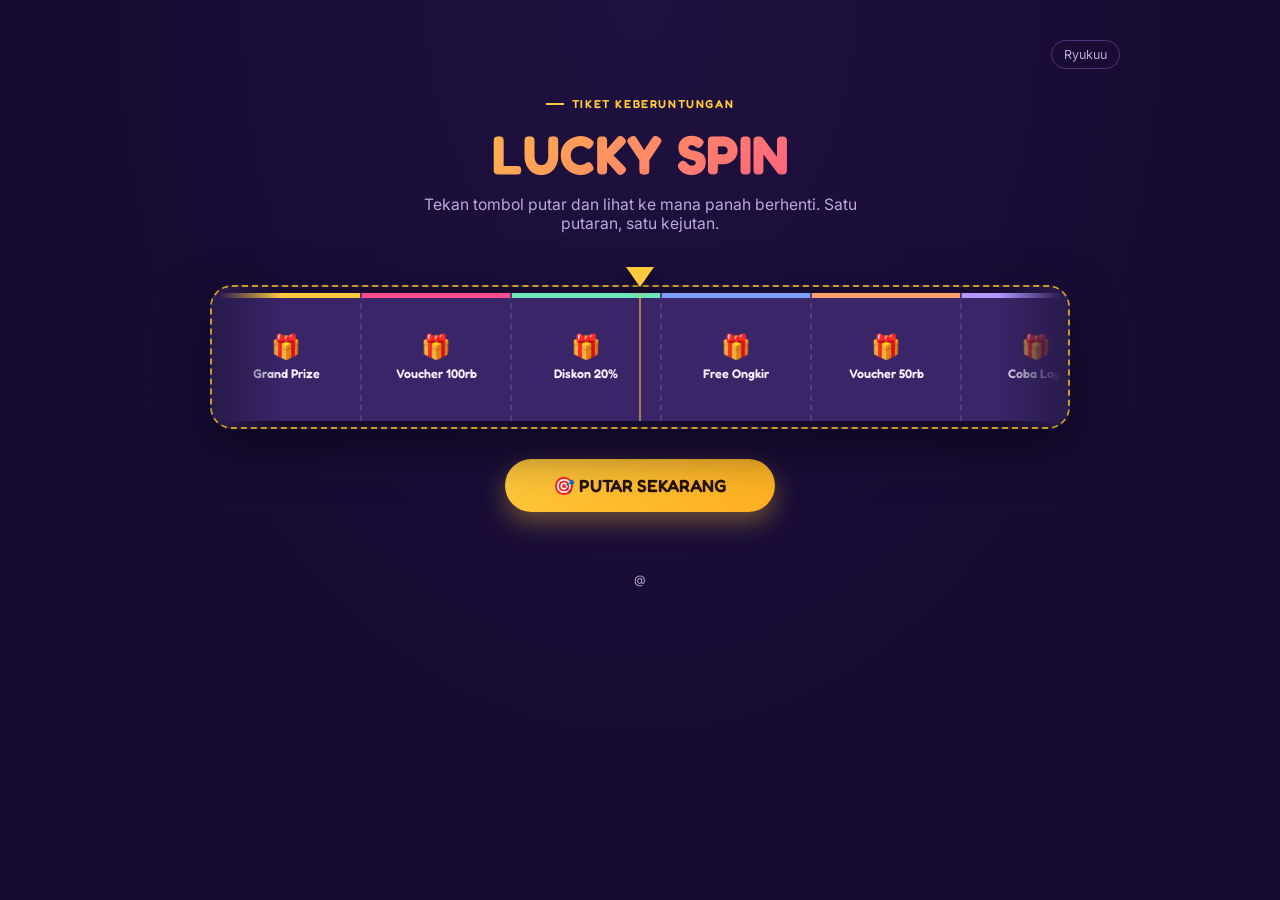
<file: index.html>
<!DOCTYPE html>
<html lang="id">
<head>
<meta charset="UTF-8">
<meta name="viewport" content="width=device-width, initial-scale=1.0">
<title>Lucky Spin — Putar &amp; Menangkan Hadiah</title>
<link rel="preconnect" href="https://fonts.googleapis.com">
<link href="https://fonts.googleapis.com/css2?family=Fredoka:wght@500;600;700&family=Inter:wght@400;500;600;700&display=swap" rel="stylesheet">
<link rel="stylesheet" href="style.css">
</head>
<body class="page-spin">

  <div class="spin-topbar">
    <a class="admin-link" href="admin-hadiah.html">Ryukuu</a>
  </div>

  <header class="spin-hero">
    <span class="eyebrow">Tiket Keberuntungan</span>
    <h1>LUCKY SPIN</h1>
    <p>Tekan tombol putar dan lihat ke mana panah berhenti. Satu putaran, satu kejutan.</p>
  </header>

  <div class="spin-stage">
    <div class="pointer" aria-hidden="true"></div>
    <div class="reel-viewport" id="reelViewport">
      <div class="reel-center-line" aria-hidden="true"></div>
      <div class="reel-track" id="reelTrack"></div>
    </div>

    <div class="spin-controls">
      <button class="btn btn-primary" id="spinBtn">🎯 PUTAR SEKARANG</button>
    </div>
  </div>

  <footer class="spin-footer">
    @
  </footer>

  <!-- Result modal -->
  <div class="modal-overlay" id="modalOverlay">
    <div class="result-ticket">
      <div class="result-stamp">🎉 Selamat!</div>
      <div class="result-swatch" id="resultSwatch">🎁</div>
      <div class="result-name" id="resultName">Nama Hadiah</div>
      <button class="btn btn-primary" id="closeModalBtn">Oke, Lanjut!</button>
    </div>
  </div>

<script src="storage.js"></script>
<script>
(function(){
  const reelViewport = document.getElementById('reelViewport');
  const reelTrack = document.getElementById('reelTrack');
  const spinBtn = document.getElementById('spinBtn');
  const spinHint = document.getElementById('spinHint');
  const modalOverlay = document.getElementById('modalOverlay');
  const resultName = document.getElementById('resultName');
  const resultSwatch = document.getElementById('resultSwatch');
  const closeModalBtn = document.getElementById('closeModalBtn');

  const LAND_BLOCK = 20; // blok pengulangan tempat hadiah pemenang diletakkan
  const EXTRA_BLOCKS = 3; // sisa blok setelah blok kemenangan (buffer visual)

  let spinning = false;

  function computeBoxWidth(count){
    // Semakin banyak hadiah, semakin kecil ruang per hadiah.
    const raw = 900 / Math.max(count, 1);
    return Math.max(60, Math.min(150, raw));
  }

  function renderIdleReel(){
    const data = loadData();
    reelTrack.style.transition = 'none';
    reelTrack.style.transform = 'translateX(0)';
    reelTrack.innerHTML = '';
    const boxWidth = computeBoxWidth(data.prizes.length);
    const viewportWidth = reelViewport.clientWidth || 800;
    const boxesNeeded = Math.ceil(viewportWidth / boxWidth) + 2;
    for(let i=0;i<boxesNeeded;i++){
      const p = data.prizes[i % data.prizes.length];
      reelTrack.appendChild(makeBox(p, boxWidth));
    }
    if(!data.prizes.length){
      spinBtn.disabled = true;
      spinHint.textContent = 'Belum ada hadiah yang diatur. Silakan hubungi admin.';
    } else {
      spinBtn.disabled = false;
      spinHint.textContent = 'Peluang menang setiap hadiah diatur oleh admin.';
    }
  }

  function makeBox(prize, boxWidth){
    const box = document.createElement('div');
    box.className = 'reel-box';
    box.style.width = boxWidth + 'px';
    box.style.setProperty('--prize-color', prize.color);
    box.innerHTML = `<span class="reel-emoji">🎁</span><span class="reel-name">${escapeHtml(prize.name)}</span>`;
    return box;
  }

  function startSpin(){
    if(spinning) return;
    const data = loadData();
    if(!data.prizes.length){ renderIdleReel(); return; }

    spinning = true;
    spinBtn.disabled = true;
    spinHint.textContent = 'Sedang berputar...';

    const winner = weightedPick(data.prizes);
    const winnerIndex = data.prizes.findIndex(p => p.id === winner.id);
    const boxWidth = computeBoxWidth(data.prizes.length);
    const count = data.prizes.length;

    // Bangun ulang strip dari awal setiap kali spin, supaya panjangnya selalu cukup.
    reelTrack.style.transition = 'none';
    reelTrack.style.transform = 'translateX(0)';
    reelTrack.innerHTML = '';
    const totalBlocks = LAND_BLOCK + EXTRA_BLOCKS;
    for(let b=0;b<totalBlocks;b++){
      for(let i=0;i<count;i++){
        reelTrack.appendChild(makeBox(data.prizes[i], boxWidth));
      }
    }

    // paksa reflow supaya transition:none benar-benar diterapkan dulu
    void reelTrack.offsetWidth;

    const viewportWidth = reelViewport.clientWidth;
    const targetGlobalIndex = LAND_BLOCK * count + winnerIndex;
    const boxCenter = targetGlobalIndex * boxWidth + boxWidth / 2;
    const jitterRange = boxWidth * 0.22;
    const jitter = (Math.random() * 2 - 1) * jitterRange;
    const offset = boxCenter - viewportWidth / 2 + jitter;

    const duration = Math.max(2, Number(data.duration) || 6);
    reelTrack.style.transition = `transform ${duration}s cubic-bezier(0.1,0.66,0.15,1)`;

    requestAnimationFrame(() => {
      reelTrack.style.transform = `translateX(${-offset}px)`;
    });

    setTimeout(() => {
      const winnerBox = reelTrack.children[targetGlobalIndex];
      if(winnerBox) winnerBox.classList.add('reel-box--winner');
      spinning = false;
      spinBtn.disabled = false;
      spinHint.textContent = 'Peluang menang setiap hadiah diatur oleh admin.';
      showResult(winner);
    }, duration * 1000 + 150);
  }

  function showResult(prize){
    resultName.textContent = prize.name;
    resultSwatch.style.background = prize.color;
    modalOverlay.classList.add('is-open');
  }

  closeModalBtn.addEventListener('click', () => {
    modalOverlay.classList.remove('is-open');
  });
  modalOverlay.addEventListener('click', (e) => {
    if(e.target === modalOverlay) modalOverlay.classList.remove('is-open');
  });

  spinBtn.addEventListener('click', startSpin);
  window.addEventListener('resize', () => { if(!spinning) renderIdleReel(); });

  renderIdleReel();
})();
</script>
</body>
</html>
</file>
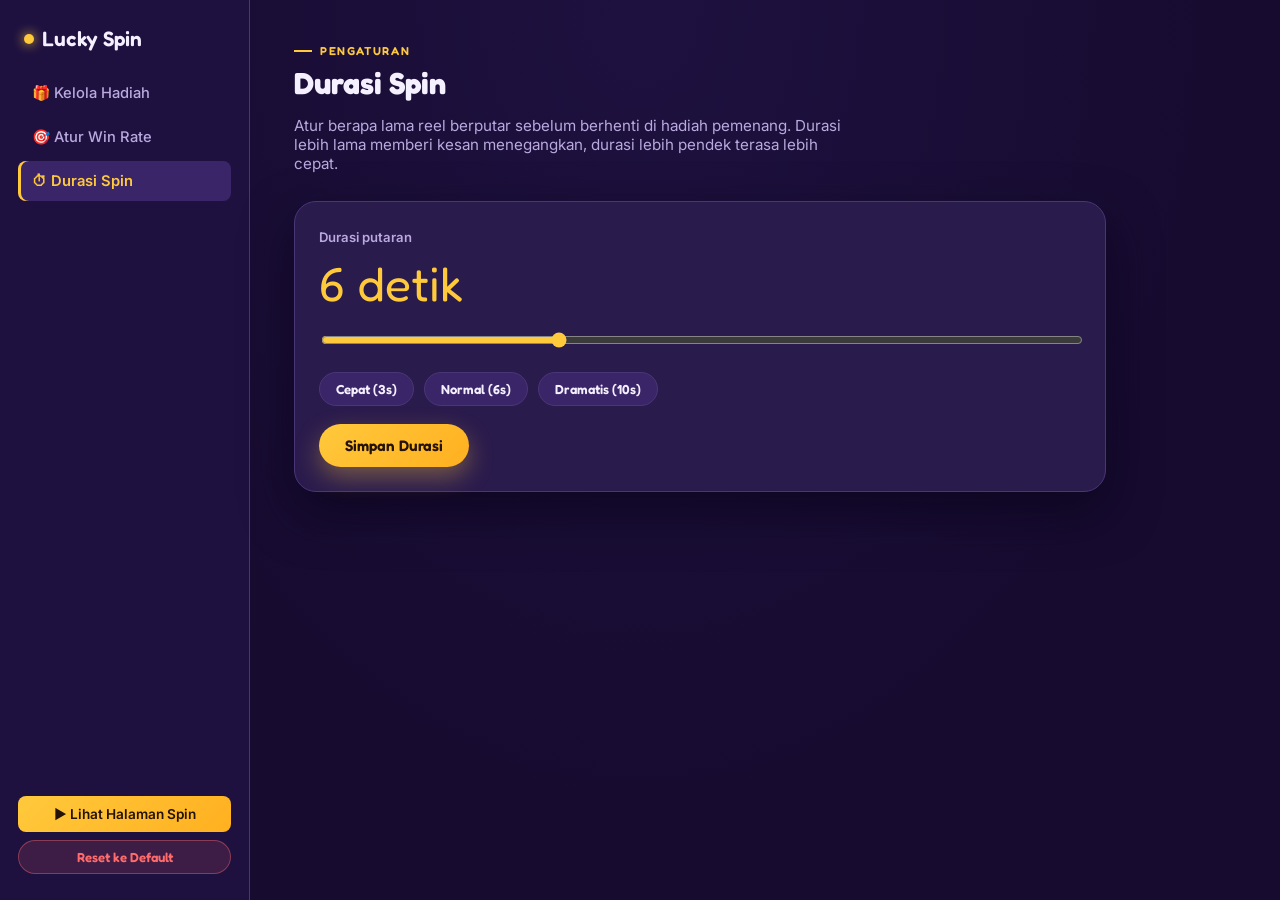
<file: admin-durasi.html>
<!DOCTYPE html>
<html lang="id">
<head>
<meta charset="UTF-8">
<meta name="viewport" content="width=device-width, initial-scale=1.0">
<title>Durasi Spin — Lucky Spin Admin</title>
<link rel="preconnect" href="https://fonts.googleapis.com">
<link href="https://fonts.googleapis.com/css2?family=Fredoka:wght@500;600;700&family=Inter:wght@400;500;600;700&display=swap" rel="stylesheet">
<link rel="stylesheet" href="style.css">
</head>
<body class="page-admin">

  <aside class="sidebar">
    <div class="sidebar-brand"><span class="dot"></span> Lucky Spin</div>
    <nav class="sidebar-nav">
      <a href="admin-hadiah.html">🎁 Kelola Hadiah</a>
      <a href="admin-winrate.html">🎯 Atur Win Rate</a>
      <a href="admin-durasi.html" class="active">⏱ Durasi Spin</a>
    </nav>
    <div class="sidebar-footer">
      <a class="view-spin" href="index.html">▶ Lihat Halaman Spin</a>
      <button class="btn btn-danger btn-small" id="resetBtn">Reset ke Default</button>
    </div>
  </aside>

  <main class="admin-main">
    <div class="admin-header">
      <span class="eyebrow">Pengaturan</span>
      <h1>Durasi Spin</h1>
      <p>Atur berapa lama reel berputar sebelum berhenti di hadiah pemenang. Durasi lebih lama memberi kesan menegangkan, durasi lebih pendek terasa lebih cepat.</p>
    </div>

    <section class="card admin-section">
      <label for="durationSlider">Durasi putaran</label>
      <div class="duration-display"><span id="durationValue">6</span> detik</div>
      <input type="range" id="durationSlider" class="duration-slider" min="2" max="15" step="0.5" value="6">

      <div class="duration-presets">
        <button class="btn btn-ghost btn-small" data-preset="3">Cepat (3s)</button>
        <button class="btn btn-ghost btn-small" data-preset="6">Normal (6s)</button>
        <button class="btn btn-ghost btn-small" data-preset="10">Dramatis (10s)</button>
      </div>

      <div class="form-actions">
        <button class="btn btn-primary" id="saveBtn">Simpan Durasi</button>
      </div>
    </section>
  </main>

  <div class="toast" id="toast"></div>

<script src="storage.js"></script>
<script>
(function(){
  const durationSlider = document.getElementById('durationSlider');
  const durationValue = document.getElementById('durationValue');
  const saveBtn = document.getElementById('saveBtn');
  const resetBtn = document.getElementById('resetBtn');
  const toast = document.getElementById('toast');
  const presetBtns = document.querySelectorAll('[data-preset]');

  let data = loadData();
  durationSlider.value = data.duration;
  durationValue.textContent = data.duration;

  function showToast(msg){
    toast.textContent = msg;
    toast.classList.add('is-open');
    setTimeout(()=> toast.classList.remove('is-open'), 2200);
  }

  durationSlider.addEventListener('input', () => {
    durationValue.textContent = durationSlider.value;
  });

  presetBtns.forEach(btn => {
    btn.addEventListener('click', () => {
      durationSlider.value = btn.dataset.preset;
      durationValue.textContent = btn.dataset.preset;
    });
  });

  saveBtn.addEventListener('click', () => {
    data.duration = Number(durationSlider.value);
    saveData(data);
    showToast('Durasi spin berhasil disimpan.');
  });

  resetBtn.addEventListener('click', () => {
    if(confirm('Reset semua data (hadiah, win rate, durasi) ke pengaturan default?')){
      data = resetData();
      durationSlider.value = data.duration;
      durationValue.textContent = data.duration;
      showToast('Data direset ke default.');
    }
  });
})();
</script>
</body>
</html>
</file>
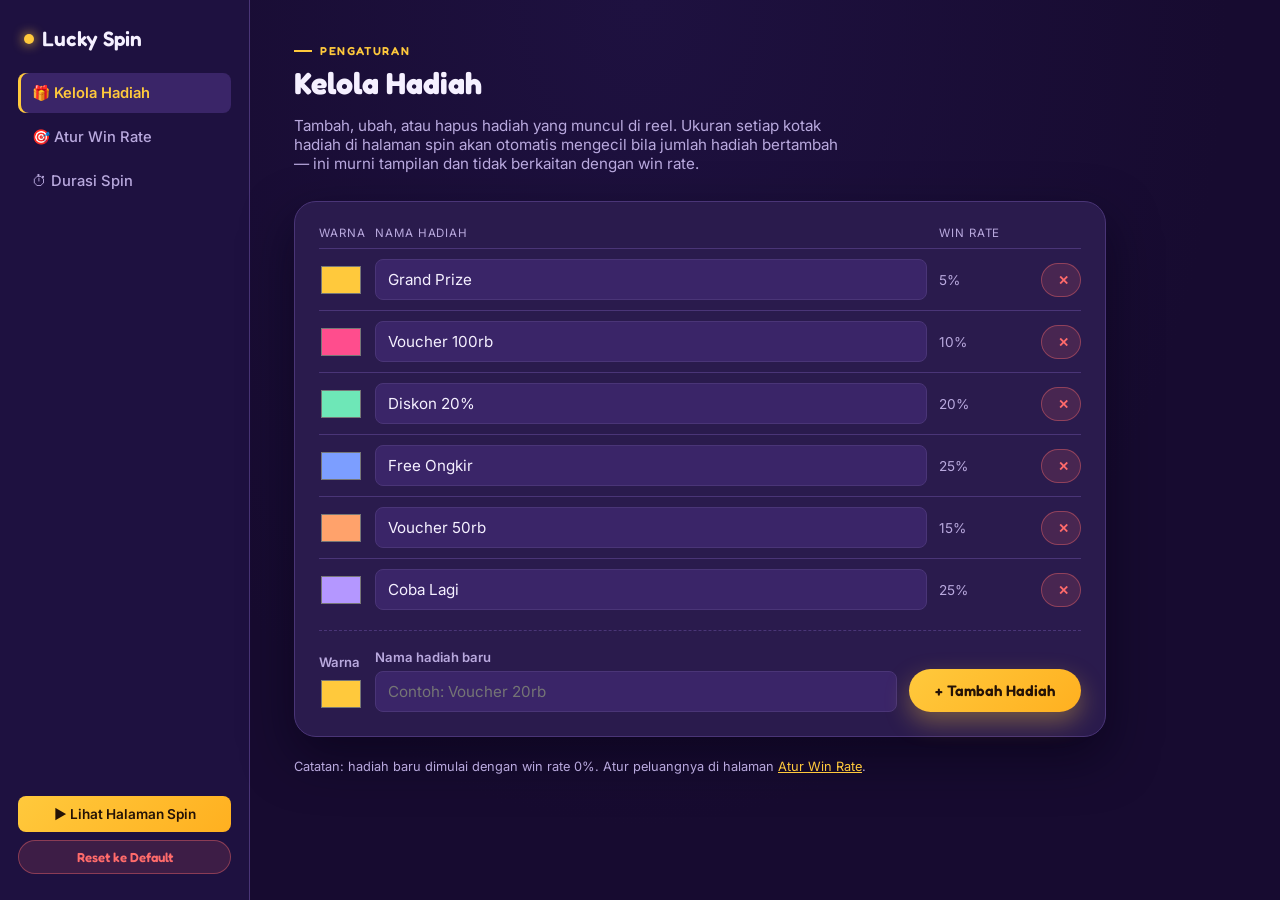
<file: admin-hadiah.html>
<!DOCTYPE html>
<html lang="id">
<head>
<meta charset="UTF-8">
<meta name="viewport" content="width=device-width, initial-scale=1.0">
<title>Kelola Hadiah — Lucky Spin Admin</title>
<link rel="preconnect" href="https://fonts.googleapis.com">
<link href="https://fonts.googleapis.com/css2?family=Fredoka:wght@500;600;700&family=Inter:wght@400;500;600;700&display=swap" rel="stylesheet">
<link rel="stylesheet" href="style.css">
</head>
<body class="page-admin">

  <aside class="sidebar">
    <div class="sidebar-brand"><span class="dot"></span> Lucky Spin</div>
    <nav class="sidebar-nav">
      <a href="admin-hadiah.html" class="active">🎁 Kelola Hadiah</a>
      <a href="admin-winrate.html">🎯 Atur Win Rate</a>
      <a href="admin-durasi.html">⏱ Durasi Spin</a>
    </nav>
    <div class="sidebar-footer">
      <a class="view-spin" href="index.html">▶ Lihat Halaman Spin</a>
      <button class="btn btn-danger btn-small" id="resetBtn">Reset ke Default</button>
    </div>
  </aside>

  <main class="admin-main">
    <div class="admin-header">
      <span class="eyebrow">Pengaturan</span>
      <h1>Kelola Hadiah</h1>
      <p>Tambah, ubah, atau hapus hadiah yang muncul di reel. Ukuran setiap kotak hadiah di halaman spin akan otomatis mengecil bila jumlah hadiah bertambah — ini murni tampilan dan tidak berkaitan dengan win rate.</p>
    </div>

    <section class="card admin-section">
      <div class="prize-row-header">
        <span>Warna</span>
        <span>Nama Hadiah</span>
        <span>Win Rate</span>
        <span></span>
      </div>
      <div id="prizeList"></div>
      <div id="emptyState" class="empty-state" style="display:none;">
        Belum ada hadiah. Tambahkan hadiah pertama di bawah ini.
      </div>

      <form class="add-prize-form" id="addForm">
        <div class="field">
          <label for="newColor">Warna</label>
          <input type="color" id="newColor" value="#FFC93C">
        </div>
        <div class="field grow">
          <label for="newName">Nama hadiah baru</label>
          <input type="text" id="newName" placeholder="Contoh: Voucher 20rb" required>
        </div>
        <button type="submit" class="btn btn-primary">+ Tambah Hadiah</button>
      </form>
    </section>

    <p class="spin-hint" style="color:var(--text-dim);">
      Catatan: hadiah baru dimulai dengan win rate 0%. Atur peluangnya di halaman <a href="admin-winrate.html" style="color:var(--gold);">Atur Win Rate</a>.
    </p>
  </main>

  <div class="toast" id="toast"></div>

<script src="storage.js"></script>
<script>
(function(){
  const prizeList = document.getElementById('prizeList');
  const emptyState = document.getElementById('emptyState');
  const addForm = document.getElementById('addForm');
  const newName = document.getElementById('newName');
  const newColor = document.getElementById('newColor');
  const resetBtn = document.getElementById('resetBtn');
  const toast = document.getElementById('toast');

  let data = loadData();

  function showToast(msg){
    toast.textContent = msg;
    toast.classList.add('is-open');
    setTimeout(()=> toast.classList.remove('is-open'), 2200);
  }

  function render(){
    prizeList.innerHTML = '';
    emptyState.style.display = data.prizes.length ? 'none' : 'block';

    data.prizes.forEach(prize => {
      const row = document.createElement('div');
      row.className = 'prize-row';

      const colorInput = document.createElement('input');
      colorInput.type = 'color';
      colorInput.value = prize.color;
      colorInput.addEventListener('input', () => {
        prize.color = colorInput.value;
        saveData(data);
      });

      const nameInput = document.createElement('input');
      nameInput.type = 'text';
      nameInput.value = prize.name;
      nameInput.addEventListener('change', () => {
        prize.name = nameInput.value.trim() || prize.name;
        nameInput.value = prize.name;
        saveData(data);
        showToast('Nama hadiah disimpan.');
      });

      const rateSpan = document.createElement('span');
      rateSpan.textContent = (Number(prize.winRate)||0) + '%';
      rateSpan.style.color = 'var(--text-dim)';
      rateSpan.style.fontSize = '0.85rem';

      const delBtn = document.createElement('button');
      delBtn.className = 'btn btn-danger btn-small';
      delBtn.textContent = '✕';
      delBtn.title = 'Hapus hadiah';
      delBtn.addEventListener('click', () => {
        if(confirm(`Hapus hadiah "${prize.name}"?`)){
          data.prizes = data.prizes.filter(p => p.id !== prize.id);
          saveData(data);
          render();
          showToast('Hadiah dihapus.');
        }
      });

      row.appendChild(colorInput);
      row.appendChild(nameInput);
      row.appendChild(rateSpan);
      row.appendChild(delBtn);
      prizeList.appendChild(row);
    });
  }

  addForm.addEventListener('submit', (e) => {
    e.preventDefault();
    const name = newName.value.trim();
    if(!name) return;
    data.prizes.push({ id: uid(), name, color: newColor.value, winRate: 0 });
    saveData(data);
    newName.value = '';
    newColor.value = '#FFC93C';
    render();
    showToast('Hadiah ditambahkan. Jangan lupa atur win rate-nya.');
  });

  resetBtn.addEventListener('click', () => {
    if(confirm('Reset semua data (hadiah, win rate, durasi) ke pengaturan default?')){
      data = resetData();
      render();
      showToast('Data direset ke default.');
    }
  });

  render();
})();
</script>
</body>
</html>
</file>
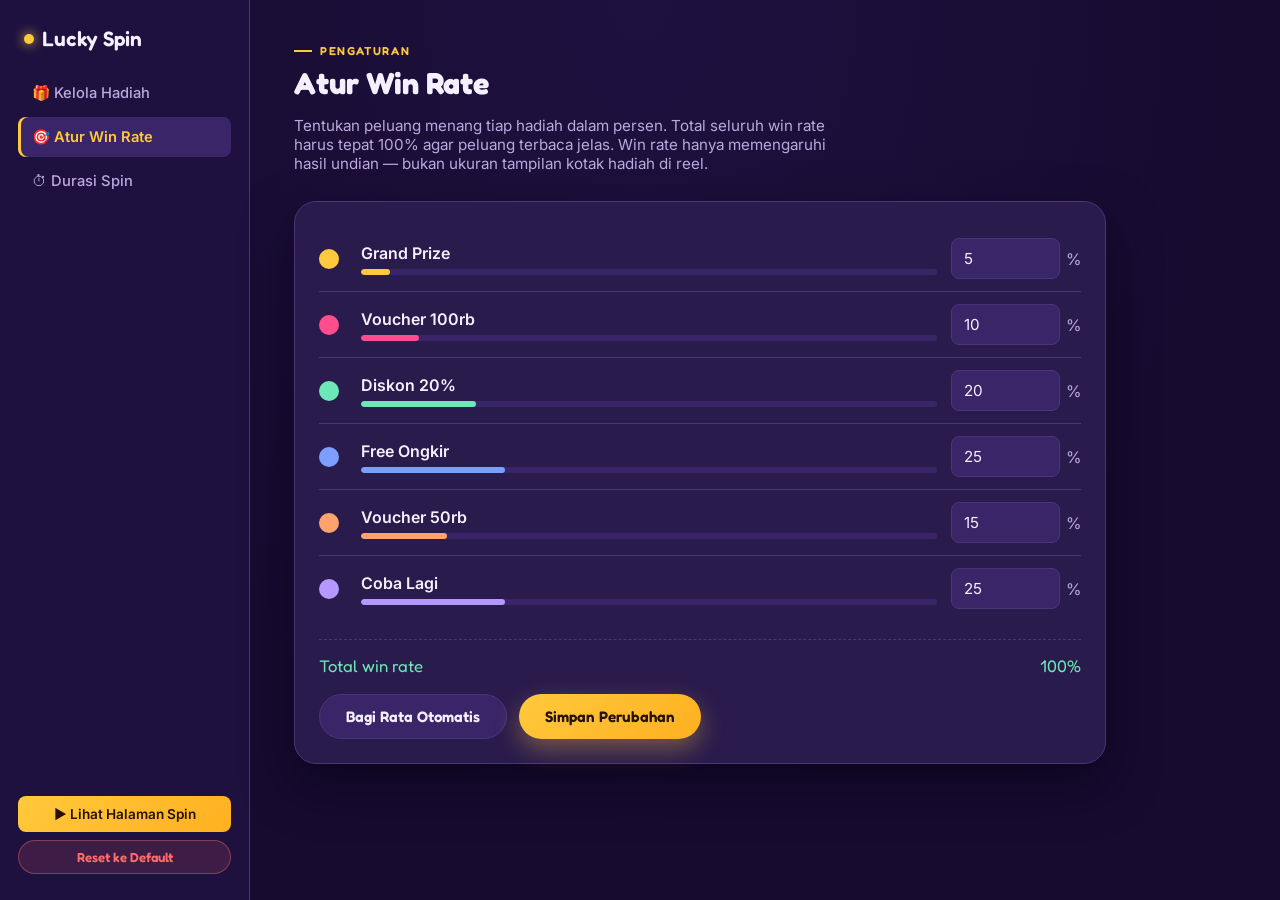
<file: admin-winrate.html>
<!DOCTYPE html>
<html lang="id">
<head>
<meta charset="UTF-8">
<meta name="viewport" content="width=device-width, initial-scale=1.0">
<title>Atur Win Rate — Lucky Spin Admin</title>
<link rel="preconnect" href="https://fonts.googleapis.com">
<link href="https://fonts.googleapis.com/css2?family=Fredoka:wght@500;600;700&family=Inter:wght@400;500;600;700&display=swap" rel="stylesheet">
<link rel="stylesheet" href="style.css">
</head>
<body class="page-admin">

  <aside class="sidebar">
    <div class="sidebar-brand"><span class="dot"></span> Lucky Spin</div>
    <nav class="sidebar-nav">
      <a href="admin-hadiah.html">🎁 Kelola Hadiah</a>
      <a href="admin-winrate.html" class="active">🎯 Atur Win Rate</a>
      <a href="admin-durasi.html">⏱ Durasi Spin</a>
    </nav>
    <div class="sidebar-footer">
      <a class="view-spin" href="index.html">▶ Lihat Halaman Spin</a>
      <button class="btn btn-danger btn-small" id="resetBtn">Reset ke Default</button>
    </div>
  </aside>

  <main class="admin-main">
    <div class="admin-header">
      <span class="eyebrow">Pengaturan</span>
      <h1>Atur Win Rate</h1>
      <p>Tentukan peluang menang tiap hadiah dalam persen. Total seluruh win rate harus tepat 100% agar peluang terbaca jelas. Win rate hanya memengaruhi hasil undian — bukan ukuran tampilan kotak hadiah di reel.</p>
    </div>

    <section class="card admin-section">
      <div id="rateList"></div>
      <div id="emptyState" class="empty-state" style="display:none;">
        Belum ada hadiah. Tambahkan hadiah dulu di halaman <a href="admin-hadiah.html" style="color:var(--gold);">Kelola Hadiah</a>.
      </div>

      <div class="winrate-total" id="totalRow">
        <span>Total win rate</span>
        <span id="totalValue">0%</span>
      </div>

      <div class="form-actions">
        <button class="btn btn-ghost" id="distributeBtn">Bagi Rata Otomatis</button>
        <button class="btn btn-primary" id="saveBtn">Simpan Perubahan</button>
      </div>
    </section>
  </main>

  <div class="toast" id="toast"></div>

<script src="storage.js"></script>
<script>
(function(){
  const rateList = document.getElementById('rateList');
  const emptyState = document.getElementById('emptyState');
  const totalRow = document.getElementById('totalRow');
  const totalValue = document.getElementById('totalValue');
  const distributeBtn = document.getElementById('distributeBtn');
  const saveBtn = document.getElementById('saveBtn');
  const resetBtn = document.getElementById('resetBtn');
  const toast = document.getElementById('toast');

  let data = loadData();
  let draft = data.prizes.map(p => ({...p})); // salinan sementara, disimpan lewat tombol Simpan

  function showToast(msg){
    toast.textContent = msg;
    toast.classList.add('is-open');
    setTimeout(()=> toast.classList.remove('is-open'), 2200);
  }

  function currentTotal(){
    return draft.reduce((s,p) => s + (Number(p.winRate)||0), 0);
  }

  function updateTotalDisplay(){
    const total = currentTotal();
    totalValue.textContent = total + '%';
    const isOk = Math.abs(total - 100) < 0.001;
    totalRow.classList.toggle('ok', isOk);
    totalRow.classList.toggle('bad', !isOk);
    saveBtn.disabled = !isOk || draft.length === 0;
  }

  function render(){
    rateList.innerHTML = '';
    emptyState.style.display = draft.length ? 'none' : 'block';

    draft.forEach(prize => {
      const row = document.createElement('div');
      row.className = 'winrate-row';

      const swatch = document.createElement('div');
      swatch.style.width = '20px';
      swatch.style.height = '20px';
      swatch.style.borderRadius = '50%';
      swatch.style.background = prize.color;

      const nameWrap = document.createElement('div');
      const nameEl = document.createElement('div');
      nameEl.className = 'winrate-name';
      nameEl.textContent = prize.name;
      const barTrack = document.createElement('div');
      barTrack.className = 'winrate-bar-track';
      const barFill = document.createElement('div');
      barFill.className = 'winrate-bar-fill';
      barFill.style.width = (Number(prize.winRate)||0) + '%';
      barFill.style.background = prize.color;
      barTrack.appendChild(barFill);
      nameWrap.appendChild(nameEl);
      nameWrap.appendChild(barTrack);

      const inputWrap = document.createElement('div');
      inputWrap.className = 'winrate-input-wrap';
      const input = document.createElement('input');
      input.type = 'number';
      input.min = '0';
      input.max = '100';
      input.step = '1';
      input.value = Number(prize.winRate) || 0;
      input.addEventListener('input', () => {
        let v = Number(input.value);
        if(isNaN(v)) v = 0;
        v = Math.max(0, Math.min(100, v));
        prize.winRate = v;
        barFill.style.width = v + '%';
        updateTotalDisplay();
      });
      const pct = document.createElement('span');
      pct.textContent = '%';
      pct.style.color = 'var(--text-dim)';
      inputWrap.appendChild(input);
      inputWrap.appendChild(pct);

      row.appendChild(swatch);
      row.appendChild(nameWrap);
      row.appendChild(inputWrap);
      rateList.appendChild(row);
    });

    updateTotalDisplay();
  }

  distributeBtn.addEventListener('click', () => {
    if(!draft.length) return;
    const base = Math.floor(100 / draft.length);
    let remainder = 100 - base * draft.length;
    draft.forEach((p, i) => {
      p.winRate = base + (i < remainder ? 1 : 0);
    });
    render();
    showToast('Win rate dibagi rata.');
  });

  saveBtn.addEventListener('click', () => {
    if(Math.abs(currentTotal() - 100) > 0.001) return;
    data.prizes = draft.map(p => ({...p}));
    saveData(data);
    showToast('Win rate berhasil disimpan.');
  });

  resetBtn.addEventListener('click', () => {
    if(confirm('Reset semua data (hadiah, win rate, durasi) ke pengaturan default?')){
      data = resetData();
      draft = data.prizes.map(p => ({...p}));
      render();
      showToast('Data direset ke default.');
    }
  });

  render();
})();
</script>
</body>
</html>
</file>
<file: style.css>
/* ============================================================
   Lucky Spin — design tokens
   Tema: booth tiket karnaval malam hari.
   ============================================================ */
:root{
  --bg: #170B30;
  --bg-alt: #1E1140;
  --surface: #2A1B4D;
  --surface-light: #3A2568;
  --surface-hair: #4A3577;
  --gold: #FFC93C;
  --gold-dim: #C99B23;
  --pink: #FF4D8D;
  --mint: #6EE7B7;
  --text: #F5F0FF;
  --text-dim: #B9A9DE;
  --danger: #FF6B6B;
  --radius-lg: 22px;
  --radius-md: 14px;
  --radius-sm: 8px;
  --font-display: 'Fredoka', sans-serif;
  --font-body: 'Inter', sans-serif;
  --shadow-deep: 0 20px 50px rgba(6, 2, 20, 0.55);
}

*, *::before, *::after{ box-sizing: border-box; }

html, body{
  margin:0;
  padding:0;
  min-height:100vh;
  background: radial-gradient(ellipse at top, var(--bg-alt) 0%, var(--bg) 65%);
  color: var(--text);
  font-family: var(--font-body);
}

a{ color: inherit; }

button{ font-family: inherit; }

::selection{ background: var(--pink); color: white; }

@media (prefers-reduced-motion: reduce){
  *{ animation-duration: 0.01ms !important; transition-duration: 0.01ms !important; }
}

/* ---------- reusable bits ---------- */
.eyebrow{
  display:inline-flex;
  align-items:center;
  gap:8px;
  font-family: var(--font-display);
  font-weight:600;
  letter-spacing:0.14em;
  text-transform:uppercase;
  font-size:0.72rem;
  color: var(--gold);
}
.eyebrow::before{
  content:'';
  width:18px; height:2px;
  background: var(--gold);
  display:inline-block;
}

.btn{
  border:none;
  border-radius: 999px;
  padding: 12px 26px;
  font-family: var(--font-display);
  font-weight:600;
  font-size: 0.95rem;
  cursor:pointer;
  transition: transform .15s ease, box-shadow .15s ease, opacity .15s ease;
}
.btn:active{ transform: translateY(1px) scale(0.98); }
.btn:disabled{ opacity:0.5; cursor:not-allowed; }
.btn:focus-visible{ outline: 3px solid var(--mint); outline-offset:2px; }

.btn-primary{
  background: linear-gradient(135deg, var(--gold), #ffb020);
  color: #241206;
  box-shadow: 0 10px 24px rgba(255, 201, 60, 0.35);
}
.btn-primary:hover:not(:disabled){ box-shadow: 0 14px 30px rgba(255, 201, 60, 0.5); }

.btn-ghost{
  background: var(--surface-light);
  color: var(--text);
  border: 1px solid var(--surface-hair);
}
.btn-ghost:hover{ background: var(--surface-hair); }

.btn-danger{
  background: rgba(255,107,107,0.14);
  color: var(--danger);
  border:1px solid rgba(255,107,107,0.4);
}
.btn-danger:hover{ background: rgba(255,107,107,0.24); }

.btn-small{ padding:8px 16px; font-size:0.82rem; }

.card{
  background: var(--surface);
  border: 1px solid var(--surface-hair);
  border-radius: var(--radius-lg);
  box-shadow: var(--shadow-deep);
}

input[type=text], input[type=number]{
  background: var(--surface-light);
  border: 1px solid var(--surface-hair);
  color: var(--text);
  border-radius: var(--radius-sm);
  padding: 10px 12px;
  font-family: var(--font-body);
  font-size: 0.95rem;
  width:100%;
}
input[type=text]:focus, input[type=number]:focus{
  outline: none;
  border-color: var(--gold);
}
input[type=color]{
  width:44px; height:36px;
  border:none;
  border-radius: var(--radius-sm);
  background:none;
  padding:0;
  cursor:pointer;
}
label{ font-size:0.82rem; color: var(--text-dim); font-weight:600; }

/* ============================================================
   PUBLIC SPIN PAGE
   ============================================================ */
body.page-spin{
  display:flex;
  flex-direction:column;
  align-items:center;
  padding: 40px 20px 80px;
}

.spin-topbar{
  width:100%;
  max-width: 960px;
  display:flex;
  justify-content:flex-end;
  margin-bottom: 10px;
}
.admin-link{
  display:inline-flex;
  align-items:center;
  gap:6px;
  font-size:0.78rem;
  color: var(--text-dim);
  text-decoration:none;
  padding: 6px 12px;
  border-radius:999px;
  border: 1px solid var(--surface-hair);
}
.admin-link:hover{ color: var(--gold); border-color: var(--gold-dim); }

.spin-hero{
  text-align:center;
  margin: 10px 0 34px;
}
.spin-hero h1{
  font-family: var(--font-display);
  font-size: clamp(2.2rem, 6vw, 3.4rem);
  margin: 10px 0 8px;
  letter-spacing: 0.01em;
  background: linear-gradient(135deg, var(--gold), var(--pink));
  -webkit-background-clip: text;
  background-clip:text;
  color: transparent;
}
.spin-hero p{
  color: var(--text-dim);
  max-width: 480px;
  margin: 0 auto;
  font-size:0.98rem;
}

.spin-stage{
  position:relative;
  width: min(92vw, 860px);
  display:flex;
  flex-direction:column;
  align-items:center;
}

.pointer{
  width:0; height:0;
  border-left: 14px solid transparent;
  border-right: 14px solid transparent;
  border-top: 20px solid var(--gold);
  filter: drop-shadow(0 4px 6px rgba(0,0,0,0.4));
  margin-bottom: -2px;
  z-index:2;
}

.reel-viewport{
  position:relative;
  width:100%;
  overflow:hidden;
  border-radius: var(--radius-lg);
  background: var(--surface);
  border: 2px dashed var(--gold-dim);
  padding: 6px 0;
  box-shadow: inset 0 0 0 6px var(--bg), var(--shadow-deep);
}
.reel-viewport::before, .reel-viewport::after{
  content:'';
  position:absolute;
  top:0; bottom:0;
  width:70px;
  z-index:2;
  pointer-events:none;
}
.reel-viewport::before{
  left:0;
  background: linear-gradient(90deg, var(--surface) 10%, transparent);
}
.reel-viewport::after{
  right:0;
  background: linear-gradient(270deg, var(--surface) 10%, transparent);
}

.reel-center-line{
  position:absolute;
  top:6px; bottom:6px;
  left:50%;
  width:2px;
  transform: translateX(-50%);
  background: var(--gold);
  opacity:0.55;
  z-index:1;
}

.reel-track{
  display:flex;
  align-items:stretch;
  will-change: transform;
}

.reel-box{
  flex-shrink:0;
  display:flex;
  flex-direction:column;
  align-items:center;
  justify-content:center;
  gap:6px;
  height: 128px;
  padding: 6px 8px;
  position:relative;
  border-right: 2px dashed rgba(255,255,255,0.12);
  background:
    linear-gradient(var(--prize-color, var(--gold)), var(--prize-color, var(--gold))) top / 100% 5px no-repeat,
    var(--surface-light);
  text-align:center;
}
.reel-box .reel-emoji{ font-size:1.5rem; }
.reel-box .reel-name{
  font-family: var(--font-display);
  font-weight:600;
  font-size:0.78rem;
  line-height:1.2;
  color: var(--text);
  overflow:hidden;
  text-overflow:ellipsis;
  display:-webkit-box;
  -webkit-line-clamp:2;
  -webkit-box-orient:vertical;
  width:100%;
}
.reel-box--winner{
  background:
    linear-gradient(var(--prize-color, var(--gold)), var(--prize-color, var(--gold))) top / 100% 5px no-repeat,
    var(--surface-hair);
  box-shadow: inset 0 0 0 2px var(--gold);
}

.spin-controls{
  margin-top: 30px;
  display:flex;
  flex-direction:column;
  align-items:center;
  gap:10px;
}
.spin-controls .btn-primary{
  padding: 16px 48px;
  font-size:1.1rem;
}
.spin-hint{ font-size:0.8rem; color: var(--text-dim); }

.spin-footer{
  margin-top: 60px;
  font-size:0.75rem;
  color: var(--text-dim);
  text-align:center;
}

/* result modal */
.modal-overlay{
  position:fixed; inset:0;
  background: rgba(8,4,20,0.72);
  backdrop-filter: blur(3px);
  display:flex;
  align-items:center;
  justify-content:center;
  opacity:0;
  pointer-events:none;
  transition: opacity .25s ease;
  z-index: 50;
  padding: 20px;
}
.modal-overlay.is-open{
  opacity:1;
  pointer-events:auto;
}
.result-ticket{
  width: min(90vw, 380px);
  background: var(--surface);
  border-radius: var(--radius-lg);
  border: 2px dashed var(--gold);
  padding: 32px 26px 26px;
  text-align:center;
  position:relative;
  transform: scale(0.85) translateY(10px);
  transition: transform .3s cubic-bezier(0.34, 1.56, 0.64, 1);
}
.modal-overlay.is-open .result-ticket{ transform: scale(1) translateY(0); }
.result-ticket::before, .result-ticket::after{
  content:'';
  position:absolute;
  width:26px; height:26px;
  background: var(--bg);
  border-radius:50%;
  top:50%;
  transform: translateY(-50%);
}
.result-ticket::before{ left:-14px; }
.result-ticket::after{ right:-14px; }
.result-stamp{
  font-family: var(--font-display);
  color: var(--gold);
  letter-spacing:0.16em;
  text-transform:uppercase;
  font-size:0.78rem;
  font-weight:600;
}
.result-swatch{
  width:56px; height:56px;
  border-radius:50%;
  margin: 14px auto 6px;
  display:flex;
  align-items:center;
  justify-content:center;
  font-size:1.6rem;
  box-shadow: 0 0 0 4px var(--surface-light);
}
.result-name{
  font-family: var(--font-display);
  font-size: 1.5rem;
  margin: 6px 0 22px;
  color: var(--text);
}
.result-ticket .btn{ width:100%; }

/* ============================================================
   ADMIN LAYOUT
   ============================================================ */
body.page-admin{
  display:flex;
  min-height:100vh;
}

.sidebar{
  width: 250px;
  flex-shrink:0;
  background: var(--bg-alt);
  border-right: 1px solid var(--surface-hair);
  padding: 26px 18px;
  display:flex;
  flex-direction:column;
  gap: 22px;
}
.sidebar-brand{
  font-family: var(--font-display);
  font-size:1.3rem;
  font-weight:600;
  display:flex;
  align-items:center;
  gap:8px;
  padding: 0 6px;
}
.sidebar-brand .dot{
  width:10px; height:10px;
  border-radius:50%;
  background: var(--gold);
  box-shadow: 0 0 12px var(--gold);
}
.sidebar-nav{
  display:flex;
  flex-direction:column;
  gap:4px;
}
.sidebar-nav a{
  display:flex;
  align-items:center;
  gap:10px;
  padding: 11px 14px;
  border-radius: var(--radius-sm);
  text-decoration:none;
  color: var(--text-dim);
  font-size:0.92rem;
  font-weight:500;
  transition: background .15s ease, color .15s ease;
}
.sidebar-nav a:hover{ background: var(--surface); color: var(--text); }
.sidebar-nav a.active{
  background: var(--surface-light);
  color: var(--gold);
  font-weight:600;
  box-shadow: inset 3px 0 0 var(--gold);
}
.sidebar-section-label{
  font-size:0.68rem;
  text-transform:uppercase;
  letter-spacing:0.1em;
  color: var(--text-dim);
  padding: 0 14px;
  margin-top:10px;
}
.sidebar-footer{
  margin-top:auto;
  display:flex;
  flex-direction:column;
  gap:8px;
}
.sidebar-footer a.view-spin{
  text-align:center;
  padding:10px;
  border-radius: var(--radius-sm);
  background: linear-gradient(135deg, var(--gold), #ffb020);
  color:#241206;
  text-decoration:none;
  font-weight:600;
  font-size:0.85rem;
}

.admin-main{
  flex:1;
  padding: 36px 44px 60px;
  max-width: 900px;
}
.admin-header{ margin-bottom: 28px; }
.admin-header h1{
  font-family: var(--font-display);
  font-size:1.9rem;
  margin: 6px 0 6px;
}
.admin-header p{ color: var(--text-dim); font-size:0.95rem; max-width:560px; }

.admin-section{
  padding: 24px;
  margin-bottom: 22px;
}

.toast{
  position:fixed;
  bottom:26px; right:26px;
  background: var(--surface-light);
  border:1px solid var(--gold-dim);
  color: var(--text);
  padding: 12px 18px;
  border-radius: var(--radius-sm);
  font-size:0.88rem;
  box-shadow: var(--shadow-deep);
  transform: translateY(20px);
  opacity:0;
  pointer-events:none;
  transition: all .25s ease;
  z-index: 60;
}
.toast.is-open{ transform: translateY(0); opacity:1; }

/* prize table (hadiah page) */
.prize-row{
  display:grid;
  grid-template-columns: 44px 1fr 90px 40px;
  align-items:center;
  gap:12px;
  padding: 10px 0;
  border-bottom: 1px solid var(--surface-hair);
}
.prize-row:last-child{ border-bottom:none; }
.prize-row-header{
  display:grid;
  grid-template-columns: 44px 1fr 90px 40px;
  gap:12px;
  padding-bottom:8px;
  border-bottom: 1px solid var(--surface-hair);
  font-size:0.72rem;
  text-transform:uppercase;
  letter-spacing:0.08em;
  color: var(--text-dim);
}
.add-prize-form{
  display:flex;
  gap:12px;
  align-items:flex-end;
  flex-wrap:wrap;
  padding-top: 18px;
  margin-top: 10px;
  border-top: 1px dashed var(--surface-hair);
}
.add-prize-form .field{ display:flex; flex-direction:column; gap:6px; }
.add-prize-form .field.grow{ flex:1; min-width:180px; }

/* win rate page */
.winrate-row{
  display:grid;
  grid-template-columns: 28px 1fr 130px;
  align-items:center;
  gap:14px;
  padding: 12px 0;
  border-bottom: 1px solid var(--surface-hair);
}
.winrate-row:last-child{ border-bottom:none; }
.winrate-name{ font-weight:600; }
.winrate-input-wrap{
  display:flex;
  align-items:center;
  gap:6px;
}
.winrate-bar-track{
  height:6px;
  background: var(--surface-light);
  border-radius:999px;
  overflow:hidden;
  margin-top:6px;
}
.winrate-bar-fill{
  height:100%;
  border-radius:999px;
}
.winrate-total{
  display:flex;
  justify-content:space-between;
  align-items:center;
  margin-top: 18px;
  padding-top: 16px;
  border-top: 1px dashed var(--surface-hair);
  font-family: var(--font-display);
  font-size:1.05rem;
}
.winrate-total.ok{ color: var(--mint); }
.winrate-total.bad{ color: var(--danger); }
.form-actions{
  display:flex;
  gap:12px;
  margin-top: 18px;
}

/* durasi page */
.duration-display{
  font-family: var(--font-display);
  font-size: 3rem;
  color: var(--gold);
  margin: 8px 0 18px;
}
.duration-slider{
  width:100%;
  accent-color: var(--gold);
  margin-bottom: 10px;
}
.duration-presets{
  display:flex;
  gap:10px;
  margin-top:14px;
  flex-wrap:wrap;
}

/* empty state */
.empty-state{
  text-align:center;
  padding: 30px 10px;
  color: var(--text-dim);
  font-size:0.9rem;
}

@media (max-width: 780px){
  body.page-admin{ flex-direction:column; }
  .sidebar{ width:100%; flex-direction:row; align-items:center; overflow-x:auto; padding:14px; }
  .sidebar-brand{ display:none; }
  .sidebar-nav{ flex-direction:row; }
  .sidebar-section-label{ display:none; }
  .sidebar-footer{ margin-top:0; flex-direction:row; }
  .admin-main{ padding: 24px 18px 50px; }
  .prize-row, .prize-row-header{ grid-template-columns: 36px 1fr 70px 34px; }
}
</file>
